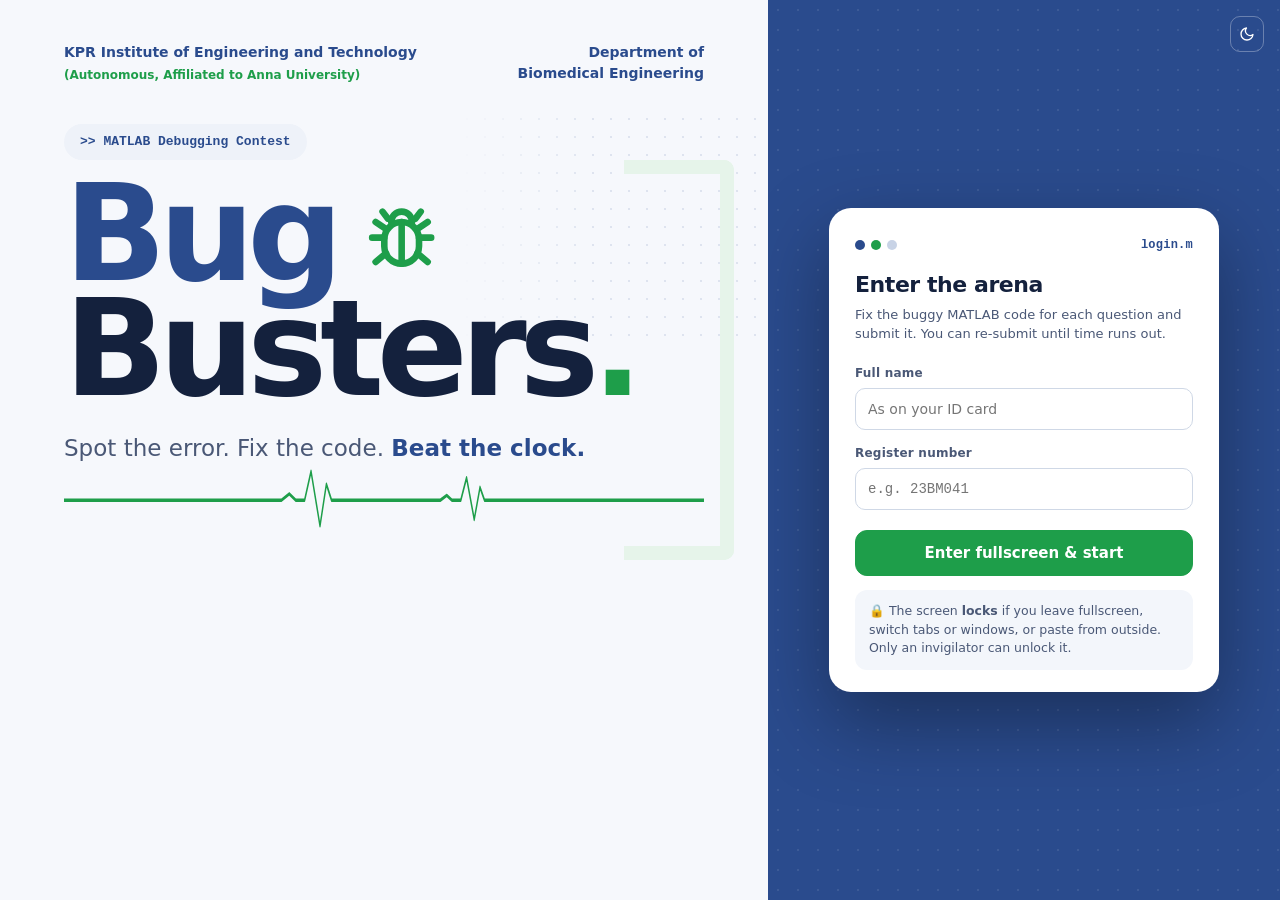
<file: docs/index.html>
<!doctype html>
<html lang="en">
<head>
<meta charset="utf-8">
<meta name="viewport" content="width=device-width, initial-scale=1">
<title>Bug Busters · MATLAB Debugging Contest</title>
<link rel="icon" href="data:image/svg+xml,%3Csvg xmlns='http://www.w3.org/2000/svg' viewBox='0 0 24 24' fill='none' stroke='%231e9e4a' stroke-width='2' stroke-linecap='round'%3E%3Crect x='7' y='7.5' width='10' height='12' rx='5'/%3E%3Cpath d='M9 7.5a3 3 0 0 1 6 0M12 7.5v12M7 12H3.5M20.5 12H17M7.5 16.5 4.5 19M16.5 16.5l3 2.5M7.5 9.5 4.5 7.5M16.5 9.5l3-2'/%3E%3C/svg%3E">
<link rel="stylesheet" href="css/app.css">
<style>
  html, body { height: 100%; overflow: hidden; }
  body { user-select: none; -webkit-user-select: none; }
  .ed-input, input { user-select: text; -webkit-user-select: text; }
  .spacer { flex: 1; }

  /* ================= welcome ================= */
  #welcome { height: 100%; display: grid; grid-template-columns: minmax(0, 1.2fr) minmax(360px, .8fr); }
  .hero { position: relative; padding: 42px clamp(24px, 5vw, 72px) 30px; display: flex; flex-direction: column; overflow: hidden; }
  .hero .dots-bg { position: absolute; right: -30px; top: 110px; width: 340px; height: 240px; opacity: .55; -webkit-mask-image: linear-gradient(90deg, transparent, #000 40%); mask-image: linear-gradient(90deg, transparent, #000 40%); }
  .hero .bracket { position: absolute; right: 34px; top: 160px; width: 110px; height: 400px; border: 14px solid var(--green-50); border-left: 0; border-radius: 0 10px 10px 0; }
  .org { display: flex; justify-content: space-between; gap: 24px; position: relative; font-weight: 800; color: var(--navy); }
  .org small { display: block; font-size: 12px; color: var(--green); margin-top: 3px; }
  .org .r { text-align: right; font-size: 14px; }
  :root[data-theme="dark"] .org { color: #8fb0ff; }
  .pill { display: inline-flex; margin-top: 40px; padding: 8px 16px; border-radius: 999px; background: var(--navy-50); font-family: var(--mono); font-size: 13px; font-weight: 600; color: var(--navy); width: fit-content; position: relative; }
  :root[data-theme="dark"] .pill { color: #9db8ff; }
  .title { position: relative; margin: 16px 0 0; font-weight: 800; letter-spacing: -.055em; line-height: .86; font-size: clamp(72px, 10.5vw, 150px); }
  .title .l1 { color: var(--navy); display: flex; align-items: center; gap: .18em; }
  .title .l2 { color: var(--ink); display: block; }
  :root[data-theme="dark"] .title .l1 { color: #7fa6ff; }
  :root[data-theme="dark"] .title .l2 { color: #e6ecf8; }
  .title .dot { color: var(--green); }
  .title .bug { width: .62em; height: .62em; stroke-width: 1.9; animation: wiggle 3.2s ease-in-out infinite; transform-origin: 50% 60%; }
  @keyframes wiggle { 0%, 80%, 100% { transform: rotate(0); } 84% { transform: rotate(-12deg); } 88% { transform: rotate(10deg); } 92% { transform: rotate(-6deg); } }
  .tag { position: relative; margin-top: 24px; font-size: clamp(18px, 1.8vw, 24px); font-weight: 500; color: var(--text-2); }
  .tag b { color: var(--navy); font-weight: 800; }
  :root[data-theme="dark"] .tag b { color: #8fb0ff; }
  .hero .ecg-line { margin-top: auto; height: 64px; max-width: 760px; position: relative; }
  .side { background: var(--navy); display: flex; align-items: center; justify-content: center; padding: 36px 28px; position: relative; overflow: hidden; }
  :root[data-theme="dark"] .side { background: #13254a; }
  .side::before { content: ""; position: absolute; inset: 0; background-image: radial-gradient(rgba(255,255,255,.09) 1.2px, transparent 1.3px); background-size: 20px 20px; }
  .start { position: relative; width: 100%; max-width: 390px; background: var(--surface); border-radius: 22px; padding: 28px 26px 22px; box-shadow: 0 30px 80px rgba(0,0,0,.35); }
  .start h2 { margin: 14px 0 4px; font-size: 22px; letter-spacing: -.02em; }
  .start .sub { margin: 0 0 20px; color: var(--text-2); font-size: 13px; }
  .start .btn-lg { width: 100%; margin-top: 6px; }
  .note { margin: 14px 0 0; padding: 12px 14px; border-radius: 12px; background: var(--surface-2); font-size: 12.5px; color: var(--text-2); }
  .formerr { margin-top: 12px; padding: 10px 12px; border-radius: 10px; background: var(--red-50); color: var(--red); font-size: 13px; font-weight: 600; }
  .theme-fab { position: absolute; top: 16px; right: 16px; z-index: 2; color: #fff; border-color: rgba(255,255,255,.3); background: transparent; }

  /* ================= app shell ================= */
  #app { height: 100%; display: flex; flex-direction: column; }
  .top { height: 60px; flex: none; display: flex; align-items: center; gap: 14px; padding: 0 18px; background: var(--surface); border-bottom: 1px solid var(--line); position: relative; }
  .top::after { content: ""; position: absolute; left: 0; right: 0; bottom: -1px; height: 2px; background: linear-gradient(90deg, var(--navy), var(--green)); opacity: .8; }
  .top .brand .word { font-size: 19px; }
  .timer { display: flex; flex-direction: column; align-items: center; line-height: 1; padding: 6px 16px; border-radius: 12px; background: var(--navy-50); min-width: 130px; }
  .timer .lbl { font-size: 9.5px; font-weight: 800; letter-spacing: .16em; color: var(--text-3); }
  .timer .t { font-family: var(--mono); font-weight: 700; font-size: 20px; color: var(--navy); margin-top: 3px; font-variant-numeric: tabular-nums; }
  :root[data-theme="dark"] .timer .t { color: #9db8ff; }
  .timer.warn { background: var(--amber-50); } .timer.warn .t { color: var(--amber); }
  .timer.crit { background: var(--red-50); } .timer.crit .t { color: var(--red); }
  .sync { display: inline-flex; align-items: center; gap: 7px; font-size: 12px; font-weight: 700; color: var(--green); }
  .sync i { width: 8px; height: 8px; border-radius: 50%; background: currentColor; }
  .sync.wait { color: var(--amber); } .sync.off { color: var(--red); }
  .who { display: flex; align-items: center; gap: 10px; }
  .avatar { width: 34px; height: 34px; border-radius: 10px; background: var(--navy); color: #fff; display: grid; place-items: center; font-weight: 800; font-size: 13px; }
  .who b { display: block; font-size: 13px; line-height: 1.15; }
  .who span { font-family: var(--mono); font-size: 11px; color: var(--text-3); }
  .closed { flex: none; padding: 10px 18px; background: var(--red-50); color: var(--red); font-weight: 700; font-size: 14px; text-align: center; }

  /* ================= home grid ================= */
  #home { flex: 1; overflow: auto; position: relative; }
  #home .inner { max-width: 1180px; margin: 0 auto; padding: 34px 28px 40px; }
  .home-head { display: flex; align-items: flex-end; justify-content: space-between; gap: 20px; flex-wrap: wrap; margin-bottom: 22px; }
  .home-head h1 { margin: 6px 0 0; font-size: 38px; letter-spacing: -.035em; }
  .home-head h1 .dot { color: var(--green); }
  .progress-ring { display: flex; align-items: center; gap: 14px; }
  .progress-ring .bar { width: 220px; height: 10px; border-radius: 6px; background: var(--surface-2); overflow: hidden; border: 1px solid var(--line); }
  .progress-ring .bar i { display: block; height: 100%; background: linear-gradient(90deg, var(--navy), var(--green)); transition: width .6s ease; }
  .progress-ring b { font-size: 15px; }
  .qgrid { display: grid; grid-template-columns: repeat(auto-fill, minmax(250px, 1fr)); gap: 16px; }
  .qcard { position: relative; text-align: left; border: 1px solid var(--line); background: var(--surface); border-radius: 20px; padding: 20px 20px 16px; cursor: pointer; box-shadow: var(--shadow); transition: transform .15s ease, box-shadow .15s ease, border-color .15s; overflow: hidden; min-height: 176px; display: flex; flex-direction: column; animation: rise .4s ease backwards; }
  .qcard:hover { transform: translateY(-4px); box-shadow: 0 18px 40px rgba(20, 33, 61, .14); border-color: color-mix(in srgb, var(--navy) 35%, transparent); }
  .qcard .qn { font-family: var(--mono); font-weight: 700; font-size: 13px; color: var(--navy); background: var(--navy-50); width: fit-content; padding: 4px 10px; border-radius: 8px; }
  :root[data-theme="dark"] .qcard .qn { color: #9db8ff; }
  .qcard h3 { margin: 14px 0 6px; font-size: 19px; letter-spacing: -.02em; line-height: 1.25; }
  .qcard .mk { font-size: 12.5px; color: var(--text-3); font-weight: 700; }
  .qcard .st { margin-top: auto; padding-top: 16px; display: flex; align-items: center; gap: 8px; font-size: 12.5px; font-weight: 700; color: var(--text-3); }
  .qcard .st i { width: 9px; height: 9px; border-radius: 50%; background: var(--line-strong); }
  .qcard.draft .st { color: var(--amber); } .qcard.draft .st i { background: var(--amber); }
  .qcard.pending .st { color: var(--amber); } .qcard.pending .st i { background: var(--amber); animation: blink 1s infinite; }
  .qcard.done { border-color: color-mix(in srgb, var(--green) 45%, transparent); }
  .qcard.done::before { content: ""; position: absolute; inset: 0 0 auto 0; height: 4px; background: var(--green); }
  .qcard.done .st { color: var(--green); } .qcard.done .st i { background: var(--green); }
  .qcard .bugmark { position: absolute; right: -14px; bottom: -14px; width: 90px; height: 90px; opacity: .06; color: var(--navy); }
  .qcard.done .bugmark { color: var(--green); opacity: .12; }
  @keyframes rise { from { opacity: 0; transform: translateY(12px); } }
  @keyframes blink { 50% { opacity: .3; } }
  .empty-q { padding: 60px 20px; text-align: center; color: var(--text-3); border: 2px dashed var(--line); border-radius: 20px; }
  #home .ecg-line { margin-top: 30px; height: 44px; opacity: .8; }

  /* ================= solve ================= */
  #solve { flex: 1; min-height: 0; display: grid; grid-template-columns: minmax(300px, 400px) minmax(0, 1fr); gap: 14px; padding: 14px; }
  .qpanel { background: var(--surface); border: 1px solid var(--line); border-radius: 18px; box-shadow: var(--shadow); overflow: auto; padding: 18px 22px 24px; }
  .qpanel h2 { margin: 10px 0 8px; font-size: 24px; letter-spacing: -.02em; }
  .qpanel .md { color: var(--text-2); font-size: 14.5px; line-height: 1.65; }
  .qpanel .stbox { margin-top: 18px; padding: 12px 14px; border-radius: 12px; background: var(--surface-2); font-size: 13px; color: var(--text-2); }
  .edcard { background: var(--surface); border: 1px solid var(--line); border-radius: 18px; box-shadow: var(--shadow); display: flex; flex-direction: column; min-height: 0; overflow: hidden; }
  .bar { height: 54px; flex: none; display: flex; align-items: center; gap: 8px; padding: 0 10px 0 14px; border-bottom: 1px solid var(--line); }
  .ftab { font-family: var(--mono); font-size: 12.5px; color: var(--text-2); margin-left: 6px; }
  .edhost { flex: 1; min-height: 0; }
  .status { height: 30px; flex: none; display: flex; align-items: center; gap: 16px; padding: 0 14px; border-top: 1px solid var(--line); font-size: 11.5px; color: var(--text-3); font-family: var(--mono); background: var(--surface-2); }
  #submitBtn { height: 38px; padding: 0 20px; font-size: 14px; box-shadow: 0 6px 18px color-mix(in srgb, var(--green) 35%, transparent); }

  #watermark { position: fixed; inset: 0; pointer-events: none; z-index: 3000; background-repeat: repeat; }

  /* ================= lock + gate ================= */
  #lock { position: fixed; inset: 0; z-index: 6000; display: flex; align-items: center; justify-content: center; padding: 24px; background: radial-gradient(circle at 50% 40%, #3a0f16, #12060a 70%); color: #fff; }
  #lock .box { width: 100%; max-width: 460px; text-align: center; }
  #lock .ic { width: 96px; height: 96px; border-radius: 28px; margin: 0 auto 20px; display: grid; place-items: center; background: rgba(255,90,90,.15); color: #ff6b6b; box-shadow: 0 0 0 10px rgba(255,90,90,.06), 0 0 60px rgba(255,80,80,.35); animation: throb 1.6s ease-in-out infinite; }
  #lock .ic svg { width: 46px; height: 46px; }
  @keyframes throb { 50% { box-shadow: 0 0 0 18px rgba(255,90,90,.03), 0 0 90px rgba(255,80,80,.5); } }
  #lock h1 { margin: 0; font-size: 40px; letter-spacing: -.03em; }
  #lock p { color: #f3c1c6; margin: 10px 0 0; font-size: 15px; }
  #lock .who2 { margin-top: 18px; font-family: var(--mono); font-size: 14px; color: #fff; padding: 10px 14px; border-radius: 12px; background: rgba(255,255,255,.07); }
  #lock .pinrow { display: flex; gap: 10px; margin-top: 26px; }
  #lock input { flex: 1; height: 48px; border-radius: 12px; border: 1px solid rgba(255,255,255,.2); background: rgba(255,255,255,.06); color: #fff; text-align: center; font-family: var(--mono); font-size: 20px; letter-spacing: .4em; outline: none; }
  #lock .small { font-size: 12px; color: #b98990; margin-top: 12px; }
  #lock .acts { display: flex; gap: 10px; justify-content: center; margin-top: 26px; }
  #success { position: fixed; inset: 0; z-index: 5000; display: grid; place-items: center; pointer-events: none; }
  #success .burst { background: var(--surface); border-radius: 26px; padding: 30px 40px; text-align: center; box-shadow: var(--shadow-lg); animation: pop .5s cubic-bezier(.2,1.6,.4,1); }
  #success .burst .ok { width: 76px; height: 76px; border-radius: 50%; background: var(--green-50); color: var(--green); display: grid; place-items: center; margin: 0 auto 12px; }
  #success .burst .ok svg { width: 38px; height: 38px; }
  #success h2 { margin: 0; color: var(--green); }
  @keyframes pop { from { transform: scale(.5); opacity: 0; } }

  @media (max-width: 900px) { #ctitle, .who div:last-child { display: none; } .top { gap: 8px; padding: 0 10px; } }
  @media (max-width: 1000px) {
    #welcome { display: block; overflow: auto; }
    .hero .bracket, .hero .dots-bg { display: none; }
    #solve { grid-template-columns: 1fr; grid-template-rows: auto 1fr; }
    .qpanel { max-height: 36vh; }
  }
</style>
</head>
<body>

<div id="welcome">
  <section class="hero">
    <div class="dots-bg"></div><div class="bracket"></div>
    <div class="org"><div>KPR Institute of Engineering and Technology<small>(Autonomous, Affiliated to Anna University)</small></div><div class="r">Department of<br>Biomedical Engineering</div></div>
    <div class="pill">&gt;&gt; MATLAB Debugging Contest</div>
    <h1 class="title"><span class="l1">Bug <span id="bugIcon"></span></span><span class="l2">Busters<span class="dot">.</span></span></h1>
    <div class="tag">Spot the error. Fix the code. <b>Beat the clock.</b></div>
    <div id="ecgHero"></div>
  </section>
  <section class="side">
    <button class="btn icon-btn theme-fab" data-theme-toggle title="Dark mode"></button>
    <form class="start" id="startForm" autocomplete="off">
      <div style="display:flex;justify-content:space-between;align-items:center"><span class="window-dots"><i></i><i></i><i></i></span><span class="eyebrow">login.m</span></div>
      <h2>Enter the arena</h2>
      <p class="sub">Fix the buggy MATLAB code for each question and submit it. You can re-submit until time runs out.</p>
      <div class="field"><label for="name">Full name</label><input class="input" id="name" required maxlength="60" placeholder="As on your ID card"></div>
      <div class="field"><label for="reg">Register number</label><input class="input mono" id="reg" required maxlength="24" placeholder="e.g. 23BM041"></div>
      <button class="btn btn-green btn-lg" type="submit" id="startBtn">Enter fullscreen &amp; start</button>
      <div class="formerr hidden" id="formErr"></div>
      <div class="note">🔒 The screen <b>locks</b> if you leave fullscreen, switch tabs or windows, or paste from outside. Only an invigilator can unlock it.</div>
    </form>
  </section>
</div>

<div id="app" class="hidden">
  <header class="top">
    <span class="brand" id="brand"></span>
    <span class="eyebrow" id="ctitle">&gt;&gt; MATLAB Debugging Contest</span>
    <span class="spacer"></span>
    <div class="timer hidden" id="timer"><span class="lbl">TIME LEFT</span><span class="t" id="timerT">--:--:--</span></div>
    <span class="spacer"></span>
    <span class="sync" id="sync"><i></i><span>Online</span></span>
    <button class="btn icon-btn btn-ghost" data-theme-toggle title="Dark mode"></button>
    <div class="who"><div class="avatar" id="avatar"></div><div><b id="whoName"></b><span id="whoReg"></span></div></div>
  </header>
  <div class="closed hidden" id="closed">⏰ Time is up. Submissions are closed. Thank you for participating!</div>

  <section id="home">
    <div class="inner">
      <div class="home-head">
        <div><div class="eyebrow">&gt;&gt; choose a question</div><h1>Pick a bug to bust<span class="dot">.</span></h1></div>
        <div class="progress-ring"><div class="bar"><i id="progBar"></i></div><b id="progTxt">0 / 0 submitted</b></div>
      </div>
      <div class="qgrid" id="qgrid"></div>
      <div id="ecgHome"></div>
    </div>
  </section>

  <section id="solve" class="hidden">
    <aside class="qpanel" id="qpanel"></aside>
    <div class="edcard">
      <div class="bar">
        <button class="btn btn-sm" id="backBtn">← All questions</button>
        <span class="window-dots" style="margin-left:6px"><i></i><i></i><i></i></span>
        <span class="ftab" id="fname"></span>
        <span class="spacer"></span>
        <button class="btn btn-sm" id="resetBtn" title="Restore the original buggy code">↺ Reset</button>
        <button class="btn btn-green" id="submitBtn"></button>
      </div>
      <div class="edhost" id="edhost"></div>
      <div class="status"><span id="sbPos">Ln 1, Col 1</span><span id="sbChg"></span><span class="spacer"></span><span id="sbSave"></span></div>
    </div>
  </section>
</div>

<div id="watermark"></div>
<div id="success" class="hidden"></div>
<div id="lock" class="hidden"></div>

<script src="js/config.js"></script>
<script src="js/sb.js"></script>
<script src="js/common.js"></script>
<script src="js/editor.js"></script>
<script src="js/student.js"></script>
</body>
</html>
</file>
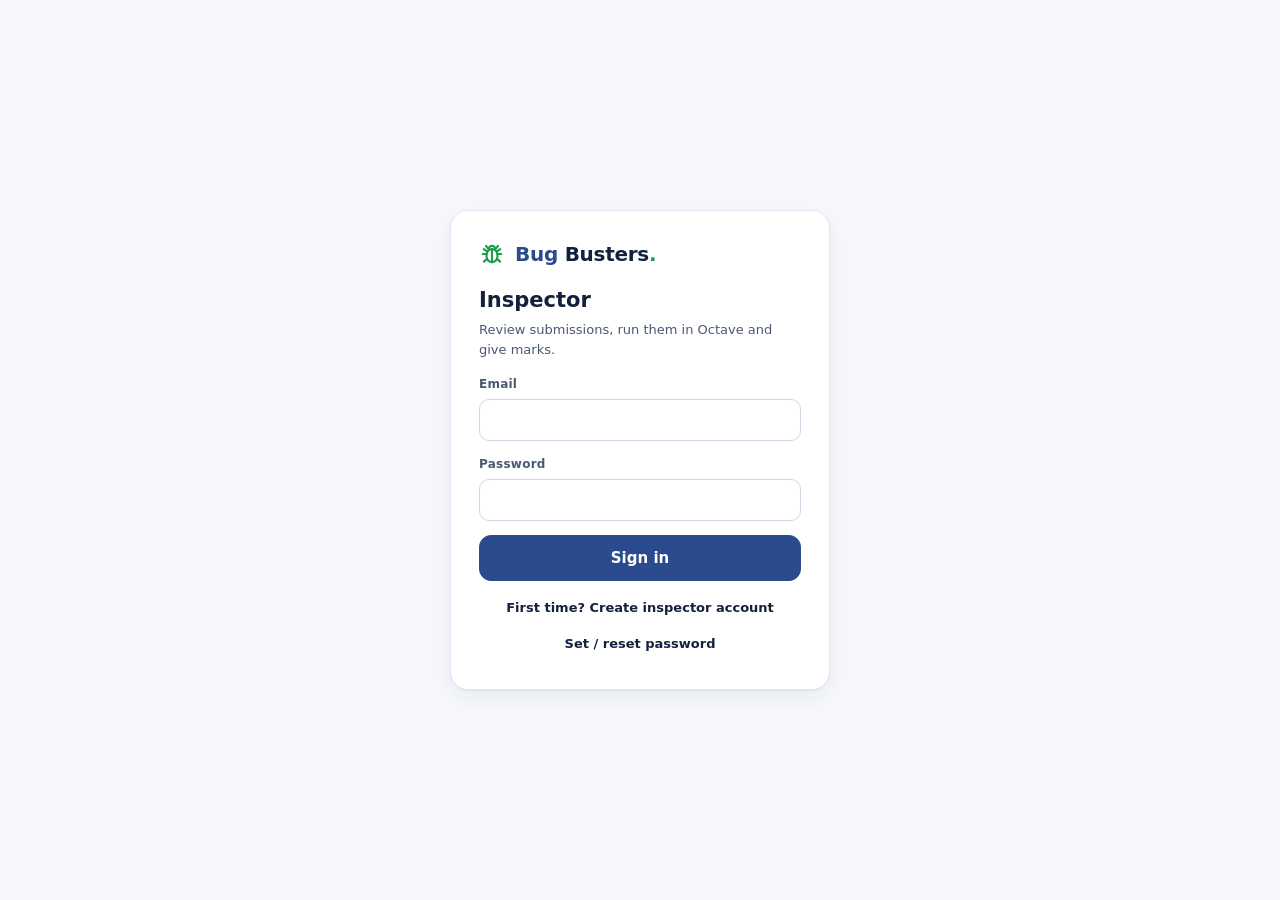
<file: docs/inspector.html>
<!doctype html>
<html lang="en">
<head>
<meta charset="utf-8">
<meta name="viewport" content="width=device-width, initial-scale=1">
<title>Bug Busters · Inspector</title>
<link rel="icon" href="data:image/svg+xml,%3Csvg xmlns='http://www.w3.org/2000/svg' viewBox='0 0 24 24' fill='none' stroke='%232a4b8d' stroke-width='2' stroke-linecap='round'%3E%3Cpath d='M12 3 4 6v6c0 5 3.5 8 8 9 4.5-1 8-4 8-9V6l-8-3Z'/%3E%3C/svg%3E">
<link rel="stylesheet" href="css/app.css">
<style>
  html, body { height: 100%; }
  body { display: flex; flex-direction: column; overflow: hidden; }
  .spacer { flex: 1; }
  .top { height: 58px; flex: none; display: flex; align-items: center; gap: 12px; padding: 0 18px; background: var(--surface); border-bottom: 1px solid var(--line); position: relative; }
  .top::after { content: ""; position: absolute; left: 0; right: 0; bottom: -1px; height: 2px; background: linear-gradient(90deg, var(--navy), var(--green)); }
  .pillx { display: inline-flex; align-items: center; gap: 7px; height: 30px; padding: 0 12px; border-radius: 9px; font-size: 12px; font-weight: 800; background: var(--surface-2); color: var(--text-2); cursor: default; border: 0; }
  .pillx i { width: 8px; height: 8px; border-radius: 50%; background: currentColor; }
  .pillx.ok { background: var(--green-50); color: var(--green); }
  .pillx.bad { background: var(--red-50); color: var(--red); }
  .pillx.warn { background: var(--amber-50); color: var(--amber); }
  button.pillx { cursor: pointer; }
  .nav { display: flex; gap: 2px; padding: 0 14px; background: var(--surface); border-bottom: 1px solid var(--line); flex: none; }
  .nav button { height: 44px; padding: 0 14px; border: 0; background: none; font-weight: 700; font-size: 13px; color: var(--text-3); cursor: pointer; border-bottom: 2px solid transparent; display: flex; align-items: center; gap: 6px; }
  .nav button.on { color: var(--navy); border-bottom-color: var(--navy); }
  :root[data-theme="dark"] .nav button.on { color: #9db8ff; border-bottom-color: #9db8ff; }
  .nav .n { font-size: 10.5px; padding: 1px 6px; border-radius: 8px; background: var(--red-50); color: var(--red); }
  .view { flex: 1; min-height: 0; overflow: auto; }
  .card h3 { margin: 0; font-size: 15px; }
  .hd { display: flex; align-items: center; gap: 10px; padding: 14px 16px; border-bottom: 1px solid var(--line); flex: none; }
  .bd { padding: 16px; }

  /* marking */
  .mark { height: 100%; display: grid; grid-template-columns: 250px 290px minmax(0, 1fr); gap: 12px; padding: 12px; }
  .col { background: var(--surface); border: 1px solid var(--line); border-radius: 16px; box-shadow: var(--shadow); display: flex; flex-direction: column; min-height: 0; overflow: hidden; }
  .scroll { flex: 1; overflow: auto; }
  .qbtn { width: 100%; text-align: left; border: 0; background: none; padding: 12px 14px; border-bottom: 1px solid var(--line); cursor: pointer; display: block; }
  .qbtn:hover { background: var(--surface-2); }
  .qbtn.on { background: var(--navy-50); box-shadow: inset 3px 0 0 var(--navy); }
  .qbtn .qn { font-family: var(--mono); font-size: 11.5px; font-weight: 700; color: var(--text-3); }
  .qbtn b { display: block; font-size: 14px; margin: 2px 0 6px; }
  .qbtn .c { display: flex; gap: 6px; flex-wrap: wrap; }
  .names { padding: 10px; display: flex; flex-direction: column; gap: 8px; }
  .nm { text-align: left; border: 1px solid var(--line); background: var(--surface); border-radius: 12px; padding: 10px 12px; cursor: pointer; display: flex; align-items: center; gap: 10px; transition: border-color .12s, transform .12s; animation: rise .3s ease backwards; }
  .nm:hover { border-color: var(--navy); transform: translateX(2px); }
  .nm.on { border-color: var(--navy); box-shadow: 0 0 0 3px color-mix(in srgb, var(--navy) 18%, transparent); }
  .nm .av { width: 32px; height: 32px; border-radius: 9px; background: var(--navy-50); color: var(--navy); display: grid; place-items: center; font-weight: 800; font-size: 12px; flex: none; }
  .nm.marked .av { background: var(--green); color: #fff; }
  .nm.updated .av { background: var(--amber); color: #fff; }
  .nm .tx { flex: 1; min-width: 0; }
  .nm .tx b { display: block; font-size: 13px; white-space: nowrap; overflow: hidden; text-overflow: ellipsis; }
  .nm .tx span { font-family: var(--mono); font-size: 11px; color: var(--text-3); }
  @keyframes rise { from { opacity: 0; transform: translateY(6px); } }
  .seg { display: inline-flex; border: 1px solid var(--line-strong); border-radius: 9px; overflow: hidden; }
  .seg button { border: 0; background: none; padding: 5px 10px; font-size: 12px; font-weight: 700; color: var(--text-3); cursor: pointer; }
  .seg button.on { background: var(--navy); color: #fff; }

  .review { display: flex; flex-direction: column; min-height: 0; }
  .rv-head { padding: 14px 16px; border-bottom: 1px solid var(--line); display: flex; align-items: center; gap: 12px; flex-wrap: wrap; flex: none; }
  .rv-head h3 { margin: 0; font-size: 17px; }
  .rv-tools { display: flex; gap: 8px; padding: 10px 16px; border-bottom: 1px solid var(--line); flex-wrap: wrap; align-items: center; flex: none; }
  .rv-body { flex: 1; min-height: 0; display: grid; grid-template-rows: minmax(0, 1.3fr) minmax(0, 1fr); }
  .rv-code { min-height: 0; overflow: auto; padding: 12px 16px; }
  .rv-code .diff { max-height: none; }
  .edbox { height: 100%; min-height: 240px; border: 1px solid var(--line); border-radius: 12px; overflow: hidden; }
  .rv-out { min-height: 0; overflow: auto; background: var(--console-bg); color: var(--console-text); font-family: var(--mono); font-size: 12.5px; line-height: 1.6; padding: 12px 16px; white-space: pre-wrap; word-break: break-word; }
  .rv-out .meta { color: #5f6f90; } .rv-out .err { color: #ff9b9b; } .rv-out .warn { color: #f2c46d; } .rv-out .cmd { color: #7fa6ff; }
  .rv-out img { max-width: 100%; border-radius: 8px; background: #fff; margin-top: 8px; display: block; }
  .markbar { flex: none; display: flex; gap: 10px; align-items: center; padding: 12px 16px; border-top: 1px solid var(--line); background: var(--surface-2); flex-wrap: wrap; }
  .markbar .input { height: 40px; }
  .markbar .score { width: 90px; text-align: center; font-size: 18px; font-weight: 800; font-family: var(--mono); }
  .empty { padding: 40px 20px; text-align: center; color: var(--text-3); font-size: 13.5px; }

  /* other tabs */
  .page { max-width: 1400px; margin: 0 auto; padding: 18px; }
  .pgrid { display: grid; grid-template-columns: 280px minmax(0, 1fr); gap: 16px; align-items: start; }
  .plist button { width: 100%; text-align: left; display: flex; gap: 10px; align-items: center; padding: 10px 14px; border: 0; background: none; cursor: pointer; border-bottom: 1px solid var(--line); }
  .plist button:hover { background: var(--surface-2); }
  .plist button.on { background: var(--navy-50); }
  .plist b { flex: 1; font-size: 13px; }
  .form-grid { display: grid; grid-template-columns: 2fr 1fr 1fr; gap: 12px; }
  .two { display: grid; grid-template-columns: 1fr 1fr; gap: 12px; }
  .edbox2 { height: 320px; border: 1px solid var(--line-strong); border-radius: 12px; overflow: hidden; }
  .pre { margin: 10px 0 0; padding: 10px 12px; font-family: var(--mono); font-size: 12px; background: var(--console-bg); color: var(--console-text); border-radius: 10px; white-space: pre-wrap; max-height: 200px; overflow: auto; }
  .tablecard { overflow: auto; }
  .gate { flex: 1; display: grid; place-items: center; padding: 20px; }
  .gate .card { width: 100%; max-width: 380px; padding: 28px; }
  .setgrid { display: grid; grid-template-columns: repeat(auto-fit, minmax(320px, 1fr)); gap: 16px; }
  .ev { display: flex; gap: 12px; padding: 10px 16px; border-bottom: 1px solid var(--line); font-size: 13px; }
  .ev .t { font-family: var(--mono); font-size: 11.5px; color: var(--text-3); width: 70px; flex: none; }
  .ev.lock .what { color: var(--red); font-weight: 600; }
  @media (max-width: 1150px) { .mark { grid-template-columns: 200px 240px minmax(0, 1fr); } }
</style>
</head>
<body>
<div id="root" style="display:contents"></div>
<script src="js/config.js"></script>
<script src="js/sb.js"></script>
<script src="js/common.js"></script>
<script src="js/editor.js"></script>
<script src="js/inspector.js"></script>
</body>
</html>
</file>
<file: docs/css/app.css>
/* Bug Busters - shared styles. Palette follows the event poster: navy, ink, signal green. */
:root {
  --navy: #2a4b8d;
  --navy-600: #223e77;
  --navy-50: #eef2f9;
  --ink: #14213d;
  --green: #1e9e4a;
  --green-600: #178a3f;
  --green-50: #e6f4ea;
  --red: #d64545;
  --red-50: #fdecec;
  --amber: #c98a12;
  --amber-50: #fdf5e3;

  --bg: #f6f8fc;
  --surface: #ffffff;
  --surface-2: #f3f6fb;
  --line: #e2e8f2;
  --line-strong: #cfd8e6;
  --text: #14213d;
  --text-2: #4a5876;
  --text-3: #8391ab;
  --shadow: 0 1px 2px rgba(20, 33, 61, .06), 0 8px 24px rgba(20, 33, 61, .06);
  --shadow-lg: 0 24px 60px rgba(20, 33, 61, .18);

  --code-bg: #ffffff;
  --code-gutter: #f7f9fc;
  --code-text: #1c2640;
  --code-lineno: #a6b1c6;
  --code-active: #f2f6ff;
  --code-sel: rgba(42, 75, 141, .18);
  --tok-kw: #2a4b8d;
  --tok-fn: #6b3fa0;
  --tok-str: #1e9e4a;
  --tok-num: #b35c00;
  --tok-com: #8a97ad;
  --tok-op: #5a6781;
  --console-bg: #0f1a30;
  --console-text: #dbe4f5;

  --font: "Manrope", "Segoe UI", system-ui, -apple-system, sans-serif;
  --mono: "JetBrains Mono", "Cascadia Code", Consolas, "Courier New", monospace;
  --r: 12px;
  --r-lg: 18px;
  color-scheme: light;
}

:root[data-theme="dark"] {
  --navy-50: #1b2742;
  --bg: #0b1222;
  --surface: #111a2e;
  --surface-2: #16213a;
  --line: #22304d;
  --line-strong: #2d3d60;
  --text: #e6ecf8;
  --text-2: #a9b6d0;
  --text-3: #6f7e9c;
  --green-50: #12301f;
  --red-50: #3a1a1d;
  --amber-50: #33280f;
  --shadow: 0 1px 2px rgba(0, 0, 0, .3), 0 8px 24px rgba(0, 0, 0, .25);
  --code-bg: #0f172a;
  --code-gutter: #0d1526;
  --code-text: #dfe7f7;
  --code-lineno: #4b5a7a;
  --code-active: #16213a;
  --code-sel: rgba(110, 150, 230, .28);
  --tok-kw: #7fa6ff;
  --tok-fn: #c9a0ff;
  --tok-str: #5fd38a;
  --tok-num: #ffb35c;
  --tok-com: #5f6f90;
  --tok-op: #9aa8c4;
  --console-bg: #070d1a;
  color-scheme: dark;
}

* { box-sizing: border-box; }
html, body { margin: 0; height: 100%; }
body {
  font-family: var(--font);
  background: var(--bg);
  color: var(--text);
  font-size: 14px;
  line-height: 1.5;
  -webkit-font-smoothing: antialiased;
}
button, input, select, textarea { font: inherit; color: inherit; }
a { color: var(--navy); }
:root[data-theme="dark"] a { color: #8fb0ff; }
code, .mono { font-family: var(--mono); }
.hidden { display: none !important; }

/* ---------- brand ---------- */
.brand { display: flex; align-items: center; gap: 10px; font-weight: 800; letter-spacing: -.02em; color: var(--text); text-decoration: none; }
.brand .word { font-size: 20px; }
.brand .word b { color: var(--navy); }
:root[data-theme="dark"] .brand .word b { color: #8fb0ff; }
.brand .dot { color: var(--green); }
.bug { color: var(--green); flex: none; }

/* ---------- buttons ---------- */
.btn {
  display: inline-flex; align-items: center; justify-content: center; gap: 8px;
  height: 36px; padding: 0 14px; border-radius: 10px; border: 1px solid var(--line-strong);
  background: var(--surface); color: var(--text); font-weight: 700; font-size: 13px;
  cursor: pointer; transition: background .15s, border-color .15s, transform .05s, box-shadow .15s;
  white-space: nowrap; user-select: none;
}
.btn:hover { background: var(--surface-2); }
.btn:active { transform: translateY(1px); }
.btn:disabled { opacity: .55; cursor: not-allowed; }
.btn svg { width: 16px; height: 16px; }
.btn-primary { background: var(--navy); border-color: var(--navy); color: #fff; }
.btn-primary:hover { background: var(--navy-600); }
.btn-green { background: var(--green); border-color: var(--green); color: #fff; }
.btn-green:hover { background: var(--green-600); }
.btn-danger { color: var(--red); border-color: color-mix(in srgb, var(--red) 40%, transparent); }
.btn-danger:hover { background: var(--red-50); }
.btn-ghost { border-color: transparent; background: transparent; }
.btn-ghost:hover { background: var(--surface-2); }
.btn-sm { height: 30px; padding: 0 10px; font-size: 12px; border-radius: 8px; }
.btn-lg { height: 46px; padding: 0 22px; font-size: 15px; border-radius: 12px; }
.icon-btn { width: 34px; padding: 0; }
kbd {
  font-family: var(--mono); font-size: 10.5px; padding: 1px 5px; border-radius: 5px;
  border: 1px solid rgba(255,255,255,.35); opacity: .85; font-weight: 600;
}
.btn:not(.btn-primary):not(.btn-green) kbd { border-color: var(--line-strong); }

/* ---------- form ---------- */
.field { display: flex; flex-direction: column; gap: 6px; margin-bottom: 14px; }
.field label { font-size: 12px; font-weight: 700; color: var(--text-2); letter-spacing: .02em; }
.input, select.input, textarea.input {
  height: 42px; padding: 0 12px; border-radius: 10px; border: 1px solid var(--line-strong);
  background: var(--surface); outline: none; transition: border-color .15s, box-shadow .15s; width: 100%;
}
textarea.input { height: auto; padding: 10px 12px; resize: vertical; font-family: var(--mono); font-size: 13px; line-height: 1.55; }
.input:focus { border-color: var(--navy); box-shadow: 0 0 0 3px color-mix(in srgb, var(--navy) 18%, transparent); }
.check { display: flex; gap: 10px; align-items: flex-start; font-size: 13px; color: var(--text-2); cursor: pointer; }
.check input { margin-top: 3px; accent-color: var(--green); width: 16px; height: 16px; }

/* ---------- chips / badges ---------- */
.chip {
  display: inline-flex; align-items: center; gap: 6px; height: 24px; padding: 0 9px; border-radius: 999px;
  font-size: 11.5px; font-weight: 700; background: var(--navy-50); color: var(--navy); white-space: nowrap;
}
:root[data-theme="dark"] .chip { color: #9db8ff; }
.chip.green { background: var(--green-50); color: var(--green); }
.chip.red { background: var(--red-50); color: var(--red); }
.chip.amber { background: var(--amber-50); color: var(--amber); }
.chip.grey { background: var(--surface-2); color: var(--text-2); }
.diff-Easy { background: var(--green-50); color: var(--green); }
.diff-Medium { background: var(--amber-50); color: var(--amber); }
.diff-Hard { background: var(--red-50); color: var(--red); }
.eyebrow { font-family: var(--mono); font-size: 12px; font-weight: 600; color: var(--navy); letter-spacing: .02em; }
:root[data-theme="dark"] .eyebrow { color: #8fb0ff; }
.label-caps { font-size: 11px; font-weight: 800; letter-spacing: .12em; text-transform: uppercase; color: var(--text-3); }

.card { background: var(--surface); border: 1px solid var(--line); border-radius: var(--r-lg); box-shadow: var(--shadow); }
.dots-bg {
  background-image: radial-gradient(color-mix(in srgb, var(--navy) 22%, transparent) 1.2px, transparent 1.3px);
  background-size: 18px 18px;
}

/* ---------- traffic-light window chrome from the poster ---------- */
.window-dots { display: inline-flex; gap: 6px; }
.window-dots i { width: 10px; height: 10px; border-radius: 50%; display: block; }
.window-dots i:nth-child(1) { background: var(--navy); }
.window-dots i:nth-child(2) { background: var(--green); }
.window-dots i:nth-child(3) { background: #c8d3e6; }

/* ---------- toasts ---------- */
#toasts { position: fixed; right: 18px; bottom: 18px; display: flex; flex-direction: column; gap: 10px; z-index: 9000; pointer-events: none; }
.toast {
  pointer-events: auto; min-width: 260px; max-width: 380px; padding: 12px 14px; border-radius: 12px;
  background: var(--ink); color: #fff; box-shadow: var(--shadow-lg); font-size: 13px; font-weight: 600;
  display: flex; gap: 10px; align-items: flex-start; animation: toastIn .25s ease;
}
.toast.warn { background: #7a4d00; }
.toast.error { background: #a3262a; }
.toast.ok { background: var(--green-600); }
@keyframes toastIn { from { transform: translateY(10px); opacity: 0; } }

/* ---------- modal ---------- */
.modal-back {
  position: fixed; inset: 0; background: rgba(12, 20, 40, .55); backdrop-filter: blur(3px);
  display: flex; align-items: center; justify-content: center; z-index: 5000; padding: 20px;
  animation: fade .15s ease;
}
.modal { background: var(--surface); border-radius: 20px; box-shadow: var(--shadow-lg); max-width: 560px; width: 100%; max-height: 90vh; overflow: auto; }
.modal-head { padding: 18px 22px 0; display: flex; align-items: center; justify-content: space-between; gap: 12px; }
.modal-head h3 { margin: 0; font-size: 17px; }
.modal-body { padding: 16px 22px 22px; }
@keyframes fade { from { opacity: 0; } }

/* ---------- tables ---------- */
.table { width: 100%; border-collapse: collapse; font-size: 13px; }
.table th { text-align: left; font-size: 11px; letter-spacing: .08em; text-transform: uppercase; color: var(--text-3); font-weight: 800; padding: 10px 12px; border-bottom: 1px solid var(--line); background: var(--surface); position: sticky; top: 0; z-index: 1; }
.table td { padding: 10px 12px; border-bottom: 1px solid var(--line); vertical-align: middle; }
.table tr:hover td { background: var(--surface-2); }
.num { font-variant-numeric: tabular-nums; }

/* ---------- ECG divider ---------- */
.ecg-line { display: block; width: 100%; height: 34px; color: var(--green); }
.ecg-line path { stroke-dasharray: 1400; stroke-dashoffset: 1400; animation: draw 2.4s ease forwards; }
@keyframes draw { to { stroke-dashoffset: 0; } }

/* ---------- code editor ---------- */
.ed { position: relative; display: flex; height: 100%; background: var(--code-bg); font-family: var(--mono); overflow: hidden; }
.ed-gutter { flex: none; background: var(--code-gutter); border-right: 1px solid var(--line); overflow: hidden; position: relative; user-select: none; }
.ed-gutter-inner { padding: var(--ed-pad) 0; will-change: transform; }
.ed-ln { height: var(--ed-lh); line-height: var(--ed-lh); font-size: calc(var(--ed-fs) - 1px); color: var(--code-lineno); text-align: right; padding: 0 12px 0 18px; position: relative; font-variant-numeric: tabular-nums; }
.ed-ln.cur { color: var(--code-text); font-weight: 700; }
.ed-ln.err { color: var(--red); font-weight: 800; }
.ed-ln.chg::before { content: ""; position: absolute; left: 6px; top: 3px; bottom: 3px; width: 3px; border-radius: 2px; background: var(--green); }
.ed-ln.err::after { content: ""; position: absolute; left: 4px; top: 50%; width: 7px; height: 7px; margin-top: -3.5px; border-radius: 50%; background: var(--red); }
.ed-main { position: relative; flex: 1; overflow: hidden; }
.ed-layer { position: absolute; top: 0; left: 0; margin: 0; pointer-events: none; will-change: transform; }
.ed-marks { right: 0; }
.ed-bar { position: absolute; left: 0; width: 100000px; height: var(--ed-lh); }
.ed-bar.cur { background: var(--code-active); }
.ed-bar.err { background: color-mix(in srgb, var(--red) 13%, transparent); box-shadow: inset 3px 0 0 var(--red); }
.ed-hl, .ed-input {
  font-family: var(--mono); font-size: var(--ed-fs); line-height: var(--ed-lh); tab-size: 4;
  padding: var(--ed-pad) 18px 40px 16px; white-space: pre; word-wrap: normal; letter-spacing: 0;
  font-variant-ligatures: none;
}
.ed-hl { color: var(--code-text); min-width: 100%; }
.ed-input {
  position: absolute; inset: 0; width: 100%; height: 100%; margin: 0; border: 0; outline: none; resize: none;
  background: transparent; color: transparent; caret-color: var(--code-text); overflow: auto;
  -webkit-text-fill-color: transparent;
}
.ed-input::selection { background: var(--code-sel); -webkit-text-fill-color: transparent; }
.ed.readonly .ed-input { caret-color: transparent; }
.t-kw { color: var(--tok-kw); font-weight: 700; }
.t-fn { color: var(--tok-fn); }
.t-str { color: var(--tok-str); }
.t-num { color: var(--tok-num); }
.t-com { color: var(--tok-com); font-style: italic; }
.t-op { color: var(--tok-op); }
.t-br { color: var(--text-2); }

/* ---------- diff ---------- */
.diff { font-family: var(--mono); font-size: 12.5px; line-height: 1.6; border: 1px solid var(--line); border-radius: 12px; overflow: auto; background: var(--code-bg); max-height: 60vh; }
.diff-row { display: flex; white-space: pre; }
.diff-row .n { width: 42px; flex: none; text-align: right; padding-right: 10px; color: var(--code-lineno); user-select: none; }
.diff-row .s { width: 18px; flex: none; text-align: center; user-select: none; }
.diff-row .c { flex: 1; padding-right: 12px; }
.diff-row.add { background: color-mix(in srgb, var(--green) 14%, transparent); }
.diff-row.add .s { color: var(--green); }
.diff-row.del { background: color-mix(in srgb, var(--red) 12%, transparent); }
.diff-row.del .s { color: var(--red); }

/* ---------- scrollbar ---------- */
::-webkit-scrollbar { width: 10px; height: 10px; }
::-webkit-scrollbar-thumb { background: color-mix(in srgb, var(--text-3) 45%, transparent); border-radius: 10px; border: 2px solid transparent; background-clip: padding-box; }
::-webkit-scrollbar-track { background: transparent; }

/* ---------- markdown ---------- */
.md p { margin: 0 0 12px; }
.md ul { margin: 0 0 12px; padding-left: 20px; }
.md li { margin-bottom: 4px; }
.md code { background: var(--navy-50); color: var(--navy); padding: 1px 6px; border-radius: 6px; font-size: .9em; }
:root[data-theme="dark"] .md code { color: #9db8ff; }
.md strong { color: var(--text); }
</file>
